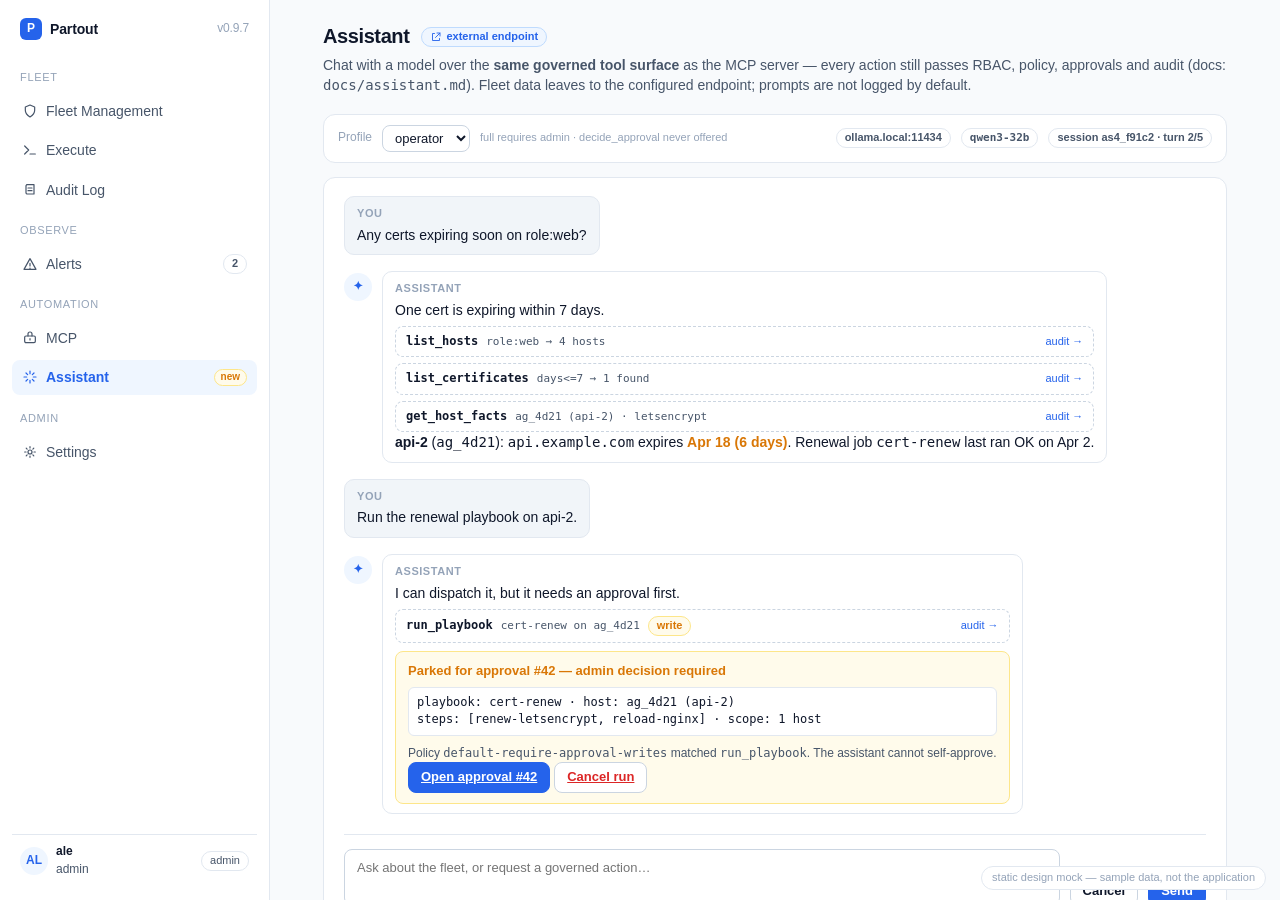
<file: docs/mockups/assistant.html>
<!doctype html>
<!--
  Partout — Assistant (LLM) page, STATIC DESIGN MOCK.

  Design mock for the proposed LLM assistant feature (docs/assistant.md).
  Not the application: no build step, no framework, no network fetches.
  Renders the v0.9.7 tokens (docs/ui-guidelines.md §7).

  Depicts:
   - chat column with tool chips (name + one-line result + audit link)
   - an approval-parked card (write tool → require_approval)
   - session header: profile selector (role-capped), endpoint + model, egress badge
   - Settings > Assistant card (admin): endpoint, model, caps, key status, probe
  Data is hard-coded sample data (the "cert expiring on role:web" scenario).
-->
<html lang="en">
<head>
<meta charset="utf-8">
<meta name="viewport" content="width=device-width, initial-scale=1">
<title>Partout — Assistant (design mock)</title>
<style>
  /* ---- tokens (ui-guidelines §7) ------------------------------------- */
  :root {
    --brand: #2563eb; --brand-subtle: #eff6ff;
    --surface: #ffffff; --surface-app: #f8fafc; --surface-sunken: #f1f5f9;
    --border: #e2e8f0; --border-strong: #cbd5e1;
    --text: #0f172a; --text-muted: #475569; --text-faint: #94a3b8;
    --healthy: #059669; --warning: #d97706; --critical: #dc2626;
    --info: var(--brand); --neutral: #64748b;
    --critical-subtle: #fef2f2; --critical-border: #fecaca;
    --warning-subtle: #fffbeb; --warning-border: #fde68a;
    --healthy-subtle: #ecfdf5; --healthy-border: #a7f3d0;
    --r-card: 12px; --r-ctl: 8px;
    --sans: -apple-system, BlinkMacSystemFont, "Segoe UI", Inter, Roboto, sans-serif;
    --mono: ui-monospace, SFMono-Regular, "SF Mono", Menlo, Consolas, monospace;
  }
  * { box-sizing: border-box; }
  [hidden] { display: none !important; }
  html, body { margin: 0; height: 100%; }
  body { background: var(--surface-app); color: var(--text);
         font: 14px/1.45 var(--sans); -webkit-font-smoothing: antialiased; }
  .mono { font-family: var(--mono); }
  .small { font-size: 12px; } .muted { color: var(--text-muted); }
  .ic { width: 16px; height: 16px; flex: none; stroke: currentColor; fill: none;
        stroke-width: 1.8; stroke-linecap: round; stroke-linejoin: round; }

  /* ---- shell ---------------------------------------------------------- */
  .shell { display: grid; grid-template-columns: 270px 1fr; height: 100%; }
  .side { background: var(--surface); border-right: 1px solid var(--border);
          display: flex; flex-direction: column; padding: 14px 12px; gap: 4px; }
  .brand { display: flex; align-items: center; gap: 8px; font-weight: 700;
           letter-spacing: -.01em; padding: 4px 8px 14px; }
  .brand .dot { width: 22px; height: 22px; border-radius: 6px; background: var(--brand);
                color: #fff; display: grid; place-items: center; font-size: 12px; }
  .brand .sub { font-weight: 500; color: var(--text-faint); font-size: 12px; margin-left: auto; }
  .nav-section { font-size: 11px; text-transform: uppercase; letter-spacing: .06em;
                 color: var(--text-faint); padding: 12px 8px 4px; }
  .nav-item { display: flex; align-items: center; gap: 8px; padding: 7px 10px;
              border-radius: var(--r-ctl); color: var(--text-muted);
              text-decoration: none; font-weight: 500; }
  .nav-item + .nav-item { margin-top: 1px; }
  .nav-item:hover { background: var(--surface-sunken); color: var(--text); }
  .nav-item.is-active { background: var(--brand-subtle); color: var(--brand); font-weight: 600; }
  .nav-item.is-new::after { content: "new"; font-size: 10px; font-weight: 700;
        background: var(--warning-subtle); color: var(--warning);
        border: 1px solid var(--warning-border); border-radius: 99px;
        padding: 0 6px; margin-left: auto; }
  .usercard { margin-top: auto; display: flex; align-items: center; gap: 8px;
              padding: 8px; border-top: 1px solid var(--border); }
  .avatar { width: 28px; height: 28px; border-radius: 99px; background: var(--brand-subtle);
            color: var(--brand); display: grid; place-items: center; font-weight: 700; font-size: 12px; }
  .role-chip { font-size: 11px; color: var(--text-muted); border: 1px solid var(--border);
               border-radius: 99px; padding: 1px 8px; margin-left: auto; }

  .main { overflow: auto; }
  .page { max-width: 960px; margin: 0 auto; padding: 22px 28px 60px; }
  .page-head { display: flex; align-items: baseline; gap: 12px; }
  .page-head h1 { font-size: 20px; margin: 0; letter-spacing: -.02em; }
  .page-sub { color: var(--text-muted); margin: 4px 0 18px; }

  /* ---- chips / badges -------------------------------------------------- */
  .chip { display: inline-flex; align-items: center; gap: 4px; font-size: 11px;
          font-weight: 600; border-radius: 99px; padding: 1px 8px;
          border: 1px solid var(--border); color: var(--text-muted); background: var(--surface); }
  .chip-write { color: var(--warning); border-color: var(--warning-border); background: var(--warning-subtle); }
  .chip-ok { color: var(--healthy); border-color: var(--healthy-border); background: var(--healthy-subtle); }
  .chip-egress { color: var(--brand); border-color: #bfdbfe; background: var(--brand-subtle); }

  /* ---- session header --------------------------------------------------- */
  .session-bar { display: flex; align-items: center; gap: 10px; flex-wrap: wrap;
                 background: var(--surface); border: 1px solid var(--border);
                 border-radius: var(--r-card); padding: 10px 14px; margin-bottom: 14px; }
  .session-bar .lbl { font-size: 12px; color: var(--text-faint); }
  select.ctl { font: inherit; font-size: 13px; color: var(--text);
               border: 1px solid var(--border-strong); border-radius: var(--r-ctl);
               background: var(--surface); padding: 4px 8px; }
  .session-bar .grow { flex: 1; }
  .role-cap-hint { font-size: 11px; color: var(--text-faint); }

  /* ---- chat -------------------------------------------------------------- */
  .chat { background: var(--surface); border: 1px solid var(--border);
          border-radius: var(--r-card); padding: 18px 20px; display: flex;
          flex-direction: column; gap: 16px; min-height: 380px; }
  .msg { display: flex; gap: 10px; }
  .msg .bubble { background: var(--surface-sunken); border: 1px solid var(--border);
                 border-radius: 10px; padding: 9px 12px; max-width: 78%; }
  .msg.assistant .bubble { background: var(--surface); border-color: var(--border); }
  .who { font-size: 11px; font-weight: 700; color: var(--text-faint);
         text-transform: uppercase; letter-spacing: .05em; margin-bottom: 3px; }

  .toolchip { display: flex; align-items: center; gap: 8px; flex-wrap: wrap;
              border: 1px dashed var(--border-strong); border-radius: var(--r-ctl);
              background: var(--surface); padding: 6px 10px; margin-top: 6px; }
  .toolchip .tname { font-family: var(--mono); font-size: 12px; font-weight: 600; }
  .toolchip .targ { font-family: var(--mono); font-size: 11px; color: var(--text-muted); }
  .toolchip .taudit { margin-left: auto; font-size: 11px; color: var(--brand);
                      text-decoration: none; }
  .toolchip .taudit:hover { text-decoration: underline; }

  .approval { border: 1px solid var(--warning-border); background: var(--warning-subtle);
              border-radius: var(--r-ctl); padding: 10px 12px; margin-top: 8px; }
  .approval h4 { margin: 0 0 4px; font-size: 13px; color: var(--warning); }
  .approval .payload { font-family: var(--mono); font-size: 12px; background: var(--surface);
                       border: 1px solid var(--border); border-radius: 6px; padding: 6px 8px;
                       margin: 6px 0; white-space: pre-wrap; }
  .btn { display: inline-flex; align-items: center; gap: 6px; font: inherit; font-size: 13px;
         font-weight: 600; border-radius: var(--r-ctl); padding: 5px 12px; cursor: pointer;
         border: 1px solid var(--border-strong); background: var(--surface); color: var(--text); }
  .btn:hover { background: var(--surface-sunken); }
  .btn-brand { background: var(--brand); border-color: var(--brand); color: #fff; }
  .btn-brand:hover { background: #1d4ed8; }
  .btn-danger { color: var(--critical); }

  .composer { display: flex; gap: 10px; align-items: flex-end; margin-top: 4px;
              border-top: 1px solid var(--border); padding-top: 14px; }
  textarea.ctl { flex: 1; font: inherit; font-size: 13px; resize: none;
                 border: 1px solid var(--border-strong); border-radius: var(--r-ctl);
                 padding: 9px 12px; min-height: 42px; background: var(--surface); color: var(--text); }
  textarea.ctl:focus { outline: 2px solid #bfdbfe; border-color: var(--brand); }

  .egress-note { display: flex; align-items: center; gap: 8px; font-size: 12px;
                 color: var(--text-muted); background: var(--brand-subtle);
                 border: 1px solid #bfdbfe; border-radius: var(--r-ctl); padding: 7px 10px; }

  /* ---- settings section --------------------------------------------------- */
  .section { margin-top: 28px; }
  .section-head { display: flex; align-items: center; gap: 10px; margin-bottom: 12px; }
  .section-head h2 { font-size: 15px; margin: 0; letter-spacing: -.01em; }
  .section-head .cap { margin-left: auto; font-size: 12px; color: var(--text-faint); }
  .card { background: var(--surface); border: 1px solid var(--border);
          border-radius: var(--r-card); padding: 16px 18px; }
  .grid2 { display: grid; grid-template-columns: 1fr 1fr; gap: 14px 22px; }
  .field label { display: block; font-size: 12px; font-weight: 600; color: var(--text-muted); margin-bottom: 4px; }
  input.ctl { font: inherit; font-size: 13px; width: 100%;
              border: 1px solid var(--border-strong); border-radius: var(--r-ctl);
              padding: 6px 10px; background: var(--surface); color: var(--text); }
  input.ctl.mono { font-family: var(--mono); font-size: 12px; }
  .kv { display: flex; justify-content: space-between; gap: 10px; padding: 6px 0;
        border-bottom: 1px solid var(--border); font-size: 13px; }
  .kv:last-child { border-bottom: none; }
  .kv b { font-weight: 600; }
  .probe { display: flex; align-items: center; gap: 8px; font-size: 12px; color: var(--text-muted); }
  .probe .ok { color: var(--healthy); font-weight: 600; }
  .mocktag { position: fixed; bottom: 10px; right: 14px; font-size: 11px; color: var(--text-faint);
             background: var(--surface); border: 1px solid var(--border); border-radius: 99px;
             padding: 3px 10px; }
</style>
</head>
<body>
<svg style="display:none" xmlns="http://www.w3.org/2000/svg">
  <symbol id="i-spark" viewBox="0 0 24 24"><path d="M12 3v4M12 17v4M3 12h4M17 12h4M6 6l2.5 2.5M15.5 15.5L18 18M18 6l-2.5 2.5M8.5 15.5L6 18"/></symbol>
  <symbol id="i-shield" viewBox="0 0 24 24"><path d="M12 3l7 3v5c0 5-3.5 8-7 10-3.5-2-7-5-7-10V6z"/></symbol>
  <symbol id="i-terminal" viewBox="0 0 24 24"><path d="M4 6l6 6-6 6M12 18h8"/></symbol>
  <symbol id="i-scroll" viewBox="0 0 24 24"><path d="M7 4h11v14H8a2 2 0 0 1-2-2V6a2 2 0 0 1 2-2zM9 9h6M9 13h6"/></symbol>
  <symbol id="i-alert" viewBox="0 0 24 24"><path d="M12 4l9 16H3zM12 11v4M12 18v.5"/></symbol>
  <symbol id="i-mcp" viewBox="0 0 24 24"><rect x="4" y="9" width="16" height="10" rx="2"/><path d="M9 9V6a3 3 0 0 1 6 0v3M12 13v2"/></symbol>
  <symbol id="i-gear" viewBox="0 0 24 24"><circle cx="12" cy="12" r="3"/><path d="M12 4v2M12 18v2M4 12h2M18 12h2M6.3 6.3l1.4 1.4M16.3 16.3l1.4 1.4M17.7 6.3l-1.4 1.4M7.7 16.3l-1.4 1.4"/></symbol>
  <symbol id="i-egress" viewBox="0 0 24 24"><path d="M14 4h6v6M20 4l-9 9M9 5H5v14h14v-4"/></symbol>
</svg>

<div class="shell">
  <aside class="side">
    <div class="brand"><span class="dot">P</span> Partout <span class="sub">v0.9.7</span></div>
    <div class="nav-section">Fleet</div>
    <a class="nav-item" href="#"><svg class="ic"><use href="#i-shield"/></svg>Fleet Management</a>
    <a class="nav-item" href="#"><svg class="ic"><use href="#i-terminal"/></svg>Execute</a>
    <a class="nav-item" href="#"><svg class="ic"><use href="#i-scroll"/></svg>Audit Log</a>
    <div class="nav-section">Observe</div>
    <a class="nav-item" href="#"><svg class="ic"><use href="#i-alert"/></svg>Alerts <span class="chip" style="margin-left:auto">2</span></a>
    <div class="nav-section">Automation</div>
    <a class="nav-item" href="#"><svg class="ic"><use href="#i-mcp"/></svg>MCP</a>
    <a class="nav-item is-active is-new" href="#"><svg class="ic"><use href="#i-spark"/></svg>Assistant</a>
    <div class="nav-section">Admin</div>
    <a class="nav-item" href="#"><svg class="ic"><use href="#i-gear"/></svg>Settings</a>
    <div class="usercard">
      <span class="avatar">AL</span>
      <span class="small"><b>ale</b><br><span class="muted">admin</span></span>
      <span class="role-chip">admin</span>
    </div>
  </aside>

  <main class="main"><div class="page">
    <div class="page-head">
      <h1>Assistant</h1>
      <span class="chip chip-egress"><svg class="ic" style="width:12px;height:12px"><use href="#i-egress"/></svg>external endpoint</span>
    </div>
    <p class="page-sub">Chat with a model over the <b>same governed tool surface</b> as the MCP server —
      every action still passes RBAC, policy, approvals and audit (docs: <span class="mono">docs/assistant.md</span>).
      Fleet data leaves to the configured endpoint; prompts are not logged by default.</p>

    <!-- session header -->
    <div class="session-bar">
      <span class="lbl">Profile</span>
      <select class="ctl" title="Capped by your role">
        <option>readonly</option>
        <option selected>operator</option>
        <option>full</option>
      </select>
      <span class="role-cap-hint">full requires admin · decide_approval never offered</span>
      <span class="grow"></span>
      <span class="chip">ollama.local:11434</span>
      <span class="chip mono">qwen3-32b</span>
      <span class="chip">session as4_f91c2 · turn 2/5</span>
    </div>

    <!-- chat -->
    <div class="chat">
      <div class="msg user">
        <div class="bubble"><div class="who">You</div>Any certs expiring soon on role:web?</div>
      </div>

      <div class="msg assistant">
        <div class="avatar" style="margin-top:2px">✦</div>
        <div class="bubble" style="max-width:88%">
          <div class="who">Assistant</div>
          One cert is expiring within 7 days.
          <div class="toolchip">
            <span class="tname">list_hosts</span><span class="targ">role:web → 4 hosts</span>
            <a class="taudit" href="#">audit →</a>
          </div>
          <div class="toolchip">
            <span class="tname">list_certificates</span><span class="targ">days&lt;=7 → 1 found</span>
            <a class="taudit" href="#">audit →</a>
          </div>
          <div class="toolchip">
            <span class="tname">get_host_facts</span><span class="targ">ag_4d21 (api-2) · letsencrypt</span>
            <a class="taudit" href="#">audit →</a>
          </div>
          <b>api-2</b> (<span class="mono">ag_4d21</span>): <span class="mono">api.example.com</span>
          expires <b style="color:var(--warning)">Apr 18 (6 days)</b>. Renewal job
          <span class="mono">cert-renew</span> last ran OK on Apr 2.
        </div>
      </div>

      <div class="msg user">
        <div class="bubble"><div class="who">You</div>Run the renewal playbook on api-2.</div>
      </div>

      <div class="msg assistant">
        <div class="avatar" style="margin-top:2px">✦</div>
        <div class="bubble" style="max-width:88%">
          <div class="who">Assistant</div>
          I can dispatch it, but it needs an approval first.
          <div class="toolchip">
            <span class="tname">run_playbook</span><span class="targ">cert-renew on ag_4d21</span>
            <span class="chip chip-write">write</span>
            <a class="taudit" href="#">audit →</a>
          </div>
          <div class="approval">
            <h4>Parked for approval #42 — admin decision required</h4>
            <div class="payload">playbook: cert-renew · host: ag_4d21 (api-2)
steps: [renew-letsencrypt, reload-nginx] · scope: 1 host</div>
            <span class="muted small">Policy <span class="mono">default-require-approval-writes</span> matched
            <span class="mono">run_playbook</span>. The assistant cannot self-approve.</span><br>
            <a class="btn btn-brand" href="#">Open approval #42</a>
            <a class="btn btn-danger" href="#">Cancel run</a>
          </div>
        </div>
      </div>

      <div class="composer">
        <textarea class="ctl" placeholder="Ask about the fleet, or request a governed action…"></textarea>
        <button class="btn">Cancel</button>
        <button class="btn btn-brand">Send</button>
      </div>
    </div>

    <div style="margin-top:12px">
      <div class="egress-note">
        <svg class="ic"><use href="#i-egress"/></svg>
        <span><b>Egress:</b> prompts + tool results are sent to <span class="mono">ollama.local:11434</span>
        (local). ~4.1 KB this turn · logged to audit (prompts not logged — admin opt-in).</span>
        <span class="chip chip-egress" style="margin-left:auto">local endpoint · zero external egress</span>
      </div>
    </div>

    <!-- settings -->
    <div class="section">
      <div class="section-head"><h2>Settings — Assistant endpoint</h2>
        <span class="cap">admin only · key stored in secrets vault, write-only</span></div>
      <div class="card">
        <div class="grid2">
          <div class="field">
            <label for="f-url">Endpoint (OpenAI-compatible base URL)</label>
            <input id="f-url" class="ctl mono" value="http://ollama.local:11434/v1">
          </div>
          <div class="field">
            <label for="f-model">Model</label>
            <input id="f-model" class="ctl mono" value="qwen3-32b">
          </div>
          <div class="field">
            <label for="f-key">API key</label>
            <input id="f-key" class="ctl mono" value="•••••••••••• (set, masked)" readonly style="background:var(--surface-sunken)">
          </div>
          <div class="field">
            <label for="f-prof">Default profile</label>
            <select id="f-prof" class="ctl" style="width:100%;font:inherit;padding:6px 10px"><option>readonly</option><option selected>operator</option><option>full</option></select>
          </div>
          <div class="field">
            <label for="f-turns">Max tool calls / turn</label>
            <input id="f-turns" class="ctl" value="15" inputmode="numeric">
          </div>
          <div class="field">
            <label for="f-clock">Max loop wall clock (s)</label>
            <input id="f-clock" class="ctl" value="120" inputmode="numeric">
          </div>
        </div>
        <div style="display:flex;align-items:center;gap:10px;margin-top:16px">
          <button class="btn btn-brand">Save</button>
          <button class="btn">Reset key</button>
          <span class="grow" style="flex:1"></span>
          <span class="probe">
            <span class="ok">✓ probe OK</span>
            tools: supported · model: qwen3-32b · 320 ms
          </span>
        </div>
      </div>
    </div>
  </div></main>
</div>
<span class="mocktag">static design mock — sample data, not the application</span>
</body>
</html>
</file>
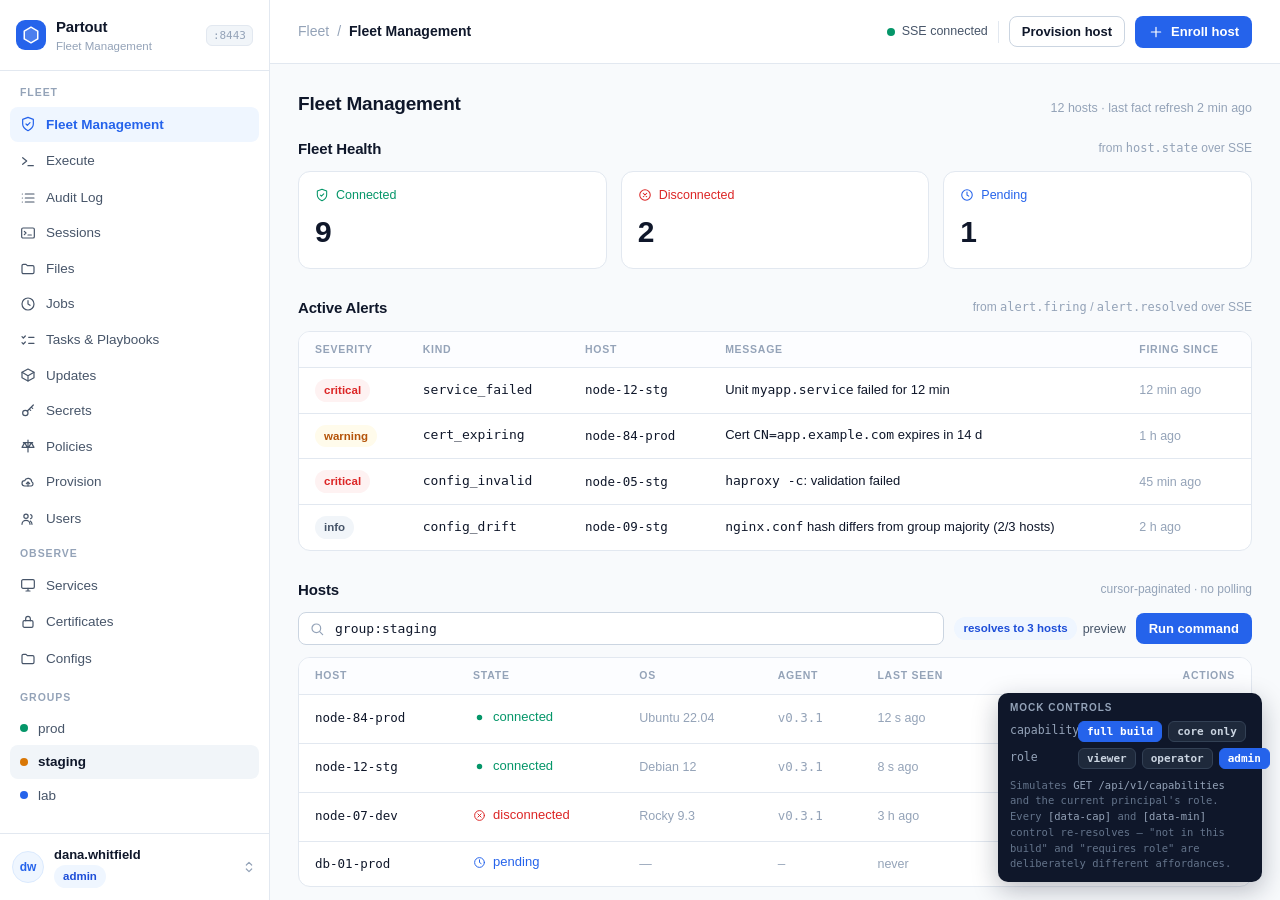
<file: docs/mockups/fleet-management.html>
<!doctype html>
<!--
  Partout — Fleet Management page, STATIC DESIGN MOCK.

  This is a design mockup, not the application. No build step, no framework,
  no network fetches. It renders the v0.4 guidelines
  (docs/ui-guidelines.md) so the shell, tokens, state vocabulary and the
  capability/role gating convention can be reviewed visually.

  Data is hard-coded sample data. The bottom-right panel simulates the
  `GET /api/v1/capabilities` probe and the current principal's role so both
  gating axes are demonstrable.

  Real app: Vue 3 + TS + Pinia + Tailwind, embedded via go:embed. Not this.
-->
<html lang="en">
<head>
<meta charset="utf-8">
<meta name="viewport" content="width=device-width, initial-scale=1">
<title>Partout — Fleet Management (design mock)</title>
<style>
  /* ---- tokens (ui-guidelines §7) ------------------------------------- */
  :root {
    --brand: #2563eb;            /* blue-600 */
    --brand-subtle: #eff6ff;     /* blue-50 */
    --surface: #ffffff;
    --surface-app: #f8fafc;      /* slate-50 */
    --surface-sunken: #f1f5f9;   /* slate-100 */
    --border: #e2e8f0;           /* slate-200 */
    --border-strong: #cbd5e1;    /* slate-300 */
    --text: #0f172a;             /* slate-900 */
    --text-muted: #475569;       /* slate-600 */
    --text-faint: #94a3b8;       /* slate-400 */
    --healthy: #059669;          /* emerald-600 */
    --warning: #d97706;          /* amber-600 */
    --critical: #dc2626;         /* red-600 */
    --info: var(--brand);
    --neutral: #64748b;          /* slate-500 */
    --critical-subtle: #fef2f2;  /* red-50  */
    --critical-border: #fecaca;  /* red-200 */
    --warning-subtle: #fffbeb;   /* amber-50 */
    --r-card: 12px; --r-ctl: 8px;
    --sans: -apple-system, BlinkMacSystemFont, "Segoe UI", Inter, Roboto, sans-serif;
    --mono: ui-monospace, SFMono-Regular, "SF Mono", Menlo, Consolas, monospace;
  }
  * { box-sizing: border-box; }
  [hidden] { display: none !important; }
  html, body { margin: 0; height: 100%; }
  body {
    background: var(--surface-app); color: var(--text);
    font: 14px/1.45 var(--sans); -webkit-font-smoothing: antialiased;
  }
  .mono { font-family: var(--mono); }
  .ic { width: 16px; height: 16px; flex: none; stroke: currentColor; fill: none;
        stroke-width: 1.8; stroke-linecap: round; stroke-linejoin: round; }
  .ic-lg { width: 20px; height: 20px; }

  /* ---- shell --------------------------------------------------------- */
  .shell { display: grid; grid-template-columns: 270px 1fr; height: 100%; }

  /* ---- sidebar ------------------------------------------------------- */
  .sidebar {
    background: var(--surface); border-right: 1px solid var(--border);
    display: flex; flex-direction: column; min-height: 0;
  }
  .brand { display: flex; align-items: center; gap: 10px; padding: 16px; border-bottom: 1px solid var(--border); }
  .brand-mark {
    width: 30px; height: 30px; flex: none; display: grid; place-items: center;
    background: var(--brand); border-radius: 9px; color: #fff;
  }
  .brand-text { min-width: 0; }
  .brand-name { font-weight: 650; font-size: 15px; letter-spacing: -.01em; }
  .brand-line { font-size: 11.5px; color: var(--text-faint); }
  .port { margin-left: auto; font: 11px/1 var(--mono); color: var(--text-faint);
          background: var(--surface-sunken); border: 1px solid var(--border); padding: 4px 6px; border-radius: 6px; }

  .nav { padding: 12px 10px; overflow-y: auto; flex: 1; min-height: 0; }
  .nav-label { font-size: 10.5px; font-weight: 700; letter-spacing: .09em; text-transform: uppercase;
               color: var(--text-faint); padding: 14px 10px 6px; }
  .nav-label:first-child { padding-top: 2px; }
  .nav-item {
    display: flex; align-items: center; gap: 10px; padding: 8px 10px; border-radius: var(--r-ctl);
    color: var(--text-muted); text-decoration: none; font-size: 13.5px;
  }
  .nav-item + .nav-item { margin-top: 1px; }
  .nav-item:hover { background: var(--surface-sunken); color: var(--text); }
  .nav-item.is-active { background: var(--brand-subtle); color: var(--brand); font-weight: 600; }
  .nav-item.is-disabled { color: var(--text-faint); cursor: not-allowed; }
  .nav-item.is-disabled:hover { background: transparent; color: var(--text-faint); }
  .nav-tail { margin-left: auto; }
  .scope { display: flex; align-items: center; gap: 10px; padding: 7px 10px; border-radius: var(--r-ctl);
           color: var(--text-muted); font-size: 13.5px; cursor: pointer; }
  .scope:hover { background: var(--surface-sunken); }
  .scope.is-active { background: var(--surface-sunken); color: var(--text); font-weight: 600; }
  .dot { width: 8px; height: 8px; border-radius: 99px; flex: none; }
  .dot-prod { background: var(--healthy); } .dot-stg { background: var(--warning); } .dot-dev { background: var(--brand); }

  .user-card { border-top: 1px solid var(--border); padding: 12px; display: flex; align-items: center; gap: 10px; cursor: pointer; }
  .user-card:hover { background: var(--surface-sunken); }
  .avatar {
    width: 32px; height: 32px; border-radius: 99px; flex: none; display: grid; place-items: center;
    background: var(--brand-subtle); color: var(--brand); font-size: 12px; font-weight: 700;
    border: 1px solid #dbeafe;
  }
  .user-name { font-size: 13px; font-weight: 600; }
  .user-meta { font-size: 11.5px; color: var(--text-faint); display: flex; align-items: center; gap: 6px; }

  /* ---- top bar ------------------------------------------------------- */
  .main { display: flex; flex-direction: column; min-width: 0; min-height: 0; }
  .topbar {
    background: var(--surface); border-bottom: 1px solid var(--border);
    display: flex; align-items: center; gap: 16px; padding: 0 28px; height: 64px; flex: none;
  }
  .crumbs { display: flex; align-items: center; gap: 8px; font-size: 14px; color: var(--text-faint); min-width: 0; }
  .crumbs b { color: var(--text); font-weight: 650; }
  .topbar-right { margin-left: auto; display: flex; align-items: center; gap: 10px; }
  .sse { display: inline-flex; align-items: center; gap: 7px; font-size: 12.5px; color: var(--text-muted); }
  .pulse { width: 8px; height: 8px; border-radius: 99px; background: var(--healthy); flex: none; }
  .pulse.is-amber { background: var(--warning); }
  .pulse.is-red { background: var(--critical); }
  .vsep { width: 1px; height: 22px; background: var(--border); }

  /* ---- controls ------------------------------------------------------ */
  .btn {
    display: inline-flex; align-items: center; gap: 7px; font: 600 13px var(--sans);
    padding: 7px 12px; border-radius: var(--r-ctl); border: 1px solid transparent;
    cursor: pointer; text-decoration: none; white-space: nowrap;
  }
  .btn-primary { background: var(--brand); color: #fff; }
  .btn-primary:hover { background: #1d4ed8; }
  .btn-secondary { background: var(--surface); color: var(--text); border-color: var(--border-strong); }
  .btn-secondary:hover { background: var(--surface-sunken); }
  .btn-ghost { background: transparent; color: var(--text-muted); }
  .btn-ghost:hover { background: var(--surface-sunken); color: var(--text); }
  .btn-sm { padding: 5px 9px; font-size: 12px; }
  .btn[aria-disabled="true"] { background: var(--surface-sunken); color: var(--text-faint);
    border-color: var(--border); cursor: not-allowed; }
  .linklike { background: none; border: 0; padding: 0; font: 600 12.5px var(--sans); color: var(--brand); cursor: pointer; }

  .input {
    display: flex; align-items: center; gap: 8px; background: var(--surface);
    border: 1px solid var(--border-strong); border-radius: var(--r-ctl); padding: 7px 10px; min-width: 0;
  }
  .input input { border: 0; outline: 0; font: 13px var(--mono); color: var(--text); background: transparent; width: 100%; }
  .input input::placeholder { color: var(--text-faint); }

  /* ---- chips --------------------------------------------------------- */
  .chip {
    display: inline-flex; align-items: center; gap: 5px; font-size: 11.5px; font-weight: 650;
    padding: 2px 8px; border-radius: 99px; border: 1px solid transparent; white-space: nowrap;
  }
  .chip-neutral { background: var(--surface-sunken); color: var(--text-muted); }
  .chip-rule { background: var(--surface-sunken); color: var(--text-muted); font-family: var(--mono); font-weight: 500; }
  .chip-healthy { background: #ecfdf5; color: #047857; }
  .chip-warning { background: var(--warning-subtle); color: #b45309; }
  .chip-critical { background: var(--critical-subtle); color: var(--critical); }
  .chip-info { background: var(--brand-subtle); color: #1d4ed8; }
  /* outline variants: refusal / nothing-ran — not the same as a failure */
  .chip-outline-critical { background: transparent; border-color: var(--critical-border); color: var(--critical); }
  .chip-outline-warning { background: transparent; border-color: #fde68a; color: #b45309; }
  .chip-dashed { background: transparent; border: 1px dashed var(--border-strong); color: var(--neutral); }
  /* gating chip: "not in this build" */
  .chip-na { background: var(--surface-sunken); color: var(--text-faint); border-color: var(--border); font-weight: 600; }
  .chip-lock { background: transparent; border-color: var(--border-strong); color: var(--text-faint); font-weight: 600; }
  .chip-running { background: var(--brand-subtle); color: #1d4ed8; }
  .spin { width: 7px; height: 7px; border-radius: 99px; background: var(--brand); animation: pulse 1.1s ease-in-out infinite; }
  @keyframes pulse { 0%,100% { opacity: 1 } 50% { opacity: .25 } }
  @media (prefers-reduced-motion: reduce) { .spin { animation: none } }

  /* ---- content ------------------------------------------------------- */
  .content { padding: 26px 28px 60px; overflow-y: auto; min-height: 0; }
  .page-head { display: flex; align-items: flex-end; gap: 12px; margin-bottom: 20px; }
  .page-head h1 { font-size: 19px; margin: 0; letter-spacing: -.01em; }
  .page-head .sub { color: var(--text-faint); font-size: 12.5px; margin-left: auto; }

  .section { margin-top: 28px; }
  .section:first-of-type { margin-top: 0; }
  .section-head { display: flex; align-items: center; gap: 10px; margin-bottom: 12px; }
  .section-head h2 { font-size: 15px; margin: 0; letter-spacing: -.01em; }
  .section-head .cap { margin-left: auto; font-size: 12px; color: var(--text-faint); }

  .stats { display: grid; grid-template-columns: repeat(3, minmax(0,1fr)); gap: 14px; }
  .stat { background: var(--surface); border: 1px solid var(--border); border-radius: var(--r-card); padding: 14px 16px; }
  .stat-top { display: flex; align-items: center; gap: 7px; font-size: 12.5px; color: var(--text-muted); }
  .stat-num { font-size: 30px; font-weight: 650; letter-spacing: -.02em; margin-top: 6px; }
  .c-healthy { color: var(--healthy); } .c-warning { color: var(--warning); }
  .c-critical { color: var(--critical); } .c-info { color: var(--info); } .c-neutral { color: var(--neutral); }

  .toolbar { display: flex; align-items: center; gap: 10px; margin-bottom: 12px; flex-wrap: wrap; }
  .resolve { display: inline-flex; align-items: center; gap: 6px; font-size: 12.5px; color: var(--text-muted); }
  .toolbar .grow { flex: 1; min-width: 240px; }

  .card { background: var(--surface); border: 1px solid var(--border); border-radius: var(--r-card); overflow: hidden; }
  table { width: 100%; border-collapse: collapse; }
  thead th {
    text-align: left; font-size: 10.5px; letter-spacing: .07em; text-transform: uppercase;
    color: var(--text-faint); font-weight: 700; padding: 10px 16px; border-bottom: 1px solid var(--border);
    background: #fcfdff;
  }
  tbody td { padding: 11px 16px; border-bottom: 1px solid var(--border); font-size: 13px; vertical-align: middle; }
  tbody tr:last-child td { border-bottom: 0; }
  tbody tr:hover { background: #fbfdff; }
  td.host { font-family: var(--mono); font-size: 12.5px; color: var(--text); font-weight: 500; }
  td.dim { color: var(--text-faint); font-size: 12.5px; }
  .cell-state { display: inline-flex; align-items: center; gap: 7px; }
  .row-actions { display: flex; align-items: center; gap: 6px; justify-content: flex-end; }

  /* ---- observe layer components (M7, R18-R25) ------------------------ */
  .obs-toolbar { display: flex; align-items: center; gap: 8px; flex-wrap: wrap; margin-bottom: 14px; }
  .obs-filter { display: inline-flex; align-items: center; gap: 5px; font-size: 12px; color: var(--text-muted);
                padding: 4px 10px; border-radius: 99px; background: var(--surface-sunken); border: 1px solid var(--border);
                cursor: pointer; }
  .obs-filter.is-active { background: var(--brand-subtle); color: var(--brand); border-color: #dbeafe; font-weight: 600; }

  .service-state { display: inline-flex; align-items: center; gap: 5px; font-size: 12.5px; font-weight: 600; }
  .service-state .ic { width: 13px; height: 13px; }
  .svc-active { color: var(--healthy); }
  .svc-failed { color: var(--critical); }
  .svc-restarting { color: var(--warning); }
  .svc-dead { color: var(--neutral); }
  .svc-absent { color: var(--text-faint); }

  .cert-expiry { font-weight: 650; font-size: 13px; }
  .cert-expiry.crit { color: var(--critical); }
  .cert-expiry.warn { color: var(--warning); }
  .cert-expiry.ok { color: var(--healthy); }

  .drift-badge { display: inline-flex; align-items: center; gap: 4px; font-size: 11px; font-weight: 600;
                 color: #b45309; background: var(--warning-subtle); border: 1px solid #fde68a;
                 padding: 1px 8px; border-radius: 99px; }

  .dep-tree { font-family: var(--mono); font-size: 11.5px; color: var(--text-muted); line-height: 1.6; }
  .dep-tree .dep-req { color: var(--critical); }
  .dep-tree .dep-want { color: var(--text-faint); }

  .panel-grid { display: grid; grid-template-columns: 1fr 1fr; gap: 16px; margin-top: 16px; }
  .detail-panel { background: var(--surface); border: 1px solid var(--border); border-radius: var(--r-card); padding: 16px; }
  .detail-panel h3 { font-size: 13px; margin: 0 0 10px; color: var(--text-muted); letter-spacing: .02em; }
  .detail-row { display: flex; justify-content: space-between; padding: 4px 0; font-size: 12.5px; }
  .detail-row .label { color: var(--text-faint); }
  .detail-row .val { font-family: var(--mono); color: var(--text); }
  .detail-row .val.warn { color: var(--warning); }
  .detail-row .val.crit { color: var(--critical); }

  /* ---- gate helper: capability + role gating (§4) --------------------- */
  .gate { display: inline-flex; align-items: center; gap: 6px; }
  /* in the sidebar a gate wraps stacked nav items, so it must be a block */
  .nav > .gate { display: block; }
  .nav > .gate > .when-on, .nav > .gate > .when-off { display: block; }
  .nav > .gate[data-cap] .nav-item { width: 100%; }
  .gate.is-off > .when-on { display: none; }
  .gate:not(.is-off) > .when-off { display: none; }

  /* ---- mock controls (not part of the design) ------------------------ */
  .mockctl {
    position: fixed; right: 18px; bottom: 18px; z-index: 20;
    background: #0f172a; color: #e2e8f0; border-radius: 10px; padding: 10px 12px;
    font: 11.5px/1.5 var(--mono); box-shadow: 0 8px 26px rgba(15,23,42,.28); width: 264px;
  }
  .mockctl h4 { margin: 0 0 8px; font: 700 10px/1 var(--sans); letter-spacing: .1em; text-transform: uppercase; color: #94a3b8; }
  .mockctl .row { display: flex; align-items: center; gap: 6px; margin-top: 6px; }
  .mockctl .row span { color: #94a3b8; width: 62px; flex: none; }
  .mockctl button {
    font: 600 11px var(--mono); padding: 3px 8px; border-radius: 6px; cursor: pointer;
    background: #1e293b; color: #cbd5e1; border: 1px solid #334155;
  }
  .mockctl button[aria-pressed="true"] { background: var(--brand); color: #fff; border-color: var(--brand); }
  .mockctl p { margin: 9px 0 0; color: #64748b; font-size: 10.5px; }
</style>
</head>
<body>

<!-- icon sprite -->
<svg width="0" height="0" style="position:absolute" aria-hidden="true">
  <symbol id="i-hex" viewBox="0 0 24 24"><path d="M12 2.6l8.1 4.7v9.4L12 21.4l-8.1-4.7V7.3z"/></symbol>
  <symbol id="i-shield" viewBox="0 0 24 24"><path d="M12 22s8-4 8-10V5l-8-3-8 3v7c0 6 8 10 8 10z"/><path d="M9 12l2 2 4-4"/></symbol>
  <symbol id="i-terminal" viewBox="0 0 24 24"><path d="M4 17l6-5-6-5"/><path d="M12 19h8"/></symbol>
  <symbol id="i-scroll" viewBox="0 0 24 24"><path d="M8 6h13M8 12h13M8 18h13M3.5 6h.01M3.5 12h.01M3.5 18h.01"/></symbol>
  <symbol id="i-monitor" viewBox="0 0 24 24"><rect x="2.5" y="4" width="19" height="13" rx="2"/><path d="M9 21h6M12 17v4"/></symbol>
  <symbol id="i-screen" viewBox="0 0 24 24"><rect x="2.5" y="4.5" width="19" height="15" rx="2"/><path d="M6.5 9.5l2.5 2.5-2.5 2.5M12 15h5"/></symbol>
  <symbol id="i-folder" viewBox="0 0 24 24"><path d="M3 7a2 2 0 012-2h4l2 2h8a2 2 0 012 2v8a2 2 0 01-2 2H5a2 2 0 01-2-2z"/></symbol>
  <symbol id="i-clock" viewBox="0 0 24 24"><circle cx="12" cy="12" r="9"/><path d="M12 7v5l3 2"/></symbol>
  <symbol id="i-checks" viewBox="0 0 24 24"><path d="M3 7l2 2 3-3M3 16l2 2 3-3M13 8h8M13 17h8"/></symbol>
  <symbol id="i-box" viewBox="0 0 24 24"><path d="M3 8l9-5 9 5v8l-9 5-9-5z"/><path d="M3 8l9 5 9-5M12 13v8"/></symbol>
  <symbol id="i-key" viewBox="0 0 24 24"><circle cx="8" cy="15" r="4"/><path d="M11 12l9-9M17 6l2 2M14 9l2 2"/></symbol>
  <symbol id="i-scale" viewBox="0 0 24 24"><path d="M12 3v18M5 7h14M7 7l-4 7h8zM17 7l-4 7h8z"/></symbol>
  <symbol id="i-cloud" viewBox="0 0 24 24"><path d="M7 18a4 4 0 010-8 5.5 5.5 0 0110.6 1.5A3.5 3.5 0 0117 18z"/><path d="M12 12v6M9.5 14.5L12 12l2.5 2.5"/></symbol>
  <symbol id="i-users" viewBox="0 0 24 24"><circle cx="9" cy="8" r="3.2"/><path d="M3 20a6 6 0 0112 0"/><path d="M16 5.5a3.2 3.2 0 010 6M18 20a6 6 0 00-2.5-4.9"/></symbol>
  <symbol id="i-warn" viewBox="0 0 24 24"><path d="M12 3l9.5 17h-19z"/><path d="M12 9v5M12 17h.01"/></symbol>
  <symbol id="i-x" viewBox="0 0 24 24"><circle cx="12" cy="12" r="9"/><path d="M15 9l-6 6M9 9l6 6"/></symbol>
  <symbol id="i-lock" viewBox="0 0 24 24"><rect x="4.5" y="10" width="15" height="10" rx="2"/><path d="M8.5 10V7a3.5 3.5 0 017 0v3"/></symbol>
  <symbol id="i-plus" viewBox="0 0 24 24"><path d="M12 5v14M5 12h14"/></symbol>
  <symbol id="i-search" viewBox="0 0 24 24"><circle cx="11" cy="11" r="6.5"/><path d="M16 16l4.5 4.5"/></symbol>
  <symbol id="i-chev" viewBox="0 0 24 24"><path d="M8 9l4-4 4 4M8 15l4 4 4-4"/></symbol>
  <symbol id="i-trash" viewBox="0 0 24 24"><path d="M4 7h16M9 7V5h6v2M6 7l1 13h10l1-13"/></symbol>
  <symbol id="i-dot" viewBox="0 0 24 24"><circle cx="12" cy="12" r="5" fill="currentColor" stroke="none"/></symbol>
</svg>

<div class="shell">

  <!-- ================= sidebar ================= -->
  <aside class="sidebar">
    <div class="brand">
      <span class="brand-mark"><svg class="ic ic-lg" style="stroke-width:1.8;fill:rgba(255,255,255,.18)"><use href="#i-hex"/></svg></span>
      <span class="brand-text">
        <div class="brand-name">Partout</div>
        <div class="brand-line">Fleet Management</div>
      </span>
      <span class="port">:8443</span>
    </div>

    <nav class="nav">
      <div class="nav-label">Fleet</div>

      <a class="nav-item is-active" href="#"><svg class="ic"><use href="#i-shield"/></svg>Fleet Management</a>
      <a class="nav-item" href="#"><svg class="ic"><use href="#i-terminal"/></svg>Execute</a>
      <a class="nav-item" href="#"><svg class="ic"><use href="#i-scroll"/></svg>Audit Log</a>

      <span class="gate" data-cap="sessions"><span class="when-on"><a class="nav-item" href="#"><svg class="ic"><use href="#i-screen"/></svg>Sessions</a></span><span class="when-off"><span class="nav-item is-disabled"><svg class="ic"><use href="#i-screen"/></svg>Sessions<span class="nav-tail chip chip-na">M2</span></span></span></span>
      <span class="gate" data-cap="files"><span class="when-on"><a class="nav-item" href="#"><svg class="ic"><use href="#i-folder"/></svg>Files</a></span><span class="when-off"><span class="nav-item is-disabled"><svg class="ic"><use href="#i-folder"/></svg>Files<span class="nav-tail chip chip-na">M2</span></span></span></span>
      <span class="gate" data-cap="jobs"><span class="when-on"><a class="nav-item" href="#"><svg class="ic"><use href="#i-clock"/></svg>Jobs</a></span><span class="when-off"><span class="nav-item is-disabled"><svg class="ic"><use href="#i-clock"/></svg>Jobs<span class="nav-tail chip chip-na">M3</span></span></span></span>
      <span class="gate" data-cap="tasks"><span class="when-on"><a class="nav-item" href="#"><svg class="ic"><use href="#i-checks"/></svg>Tasks &amp; Playbooks</a></span><span class="when-off"><span class="nav-item is-disabled"><svg class="ic"><use href="#i-checks"/></svg>Tasks &amp; Playbooks<span class="nav-tail chip chip-na">M3</span></span></span></span>
      <span class="gate" data-cap="packages"><span class="when-on"><a class="nav-item" href="#"><svg class="ic"><use href="#i-box"/></svg>Updates</a></span><span class="when-off"><span class="nav-item is-disabled"><svg class="ic"><use href="#i-box"/></svg>Updates<span class="nav-tail chip chip-na">M3</span></span></span></span>
      <span class="gate" data-cap="secrets"><span class="when-on"><a class="nav-item" href="#"><svg class="ic"><use href="#i-key"/></svg>Secrets</a></span><span class="when-off"><span class="nav-item is-disabled"><svg class="ic"><use href="#i-key"/></svg>Secrets<span class="nav-tail chip chip-na">M3</span></span></span></span>
      <a class="nav-item" href="#"><svg class="ic"><use href="#i-scale"/></svg>Policies</a>
      <!-- admin-only -->
      <span class="gate gate-role" data-min="admin">
        <span class="when-on">
          <a class="nav-item" href="#"><svg class="ic"><use href="#i-cloud"/></svg>Provision</a>
          <a class="nav-item" href="#"><svg class="ic"><use href="#i-users"/></svg>Users</a>
        </span>
        <span class="when-off">
          <span class="nav-item is-disabled"><svg class="ic"><use href="#i-cloud"/></svg>Provision
            <span class="nav-tail chip chip-lock"><svg class="ic" style="width:11px;height:11px"><use href="#i-lock"/></svg>admin</span>
          </span>
          <span class="nav-item is-disabled"><svg class="ic"><use href="#i-users"/></svg>Users
            <span class="nav-tail chip chip-lock"><svg class="ic" style="width:11px;height:11px"><use href="#i-lock"/></svg>admin</span>
          </span>
        </span>
      </span>

      <!-- not in this build (M7) — replaced with real Observe section -->
      <span class="gate" data-cap="observe">
        <span class="when-on">
          <div class="nav-label" style="padding-top:10px">Observe</div>
          <a class="nav-item" href="#services" data-page="services"><svg class="ic"><use href="#i-monitor"/></svg>Services</a>
          <a class="nav-item" href="#certs" data-page="certs"><svg class="ic"><use href="#i-lock"/></svg>Certificates</a>
          <a class="nav-item" href="#configs" data-page="configs"><svg class="ic"><use href="#i-folder"/></svg>Configs</a>
        </span>
        <span class="when-off">
          <div class="nav-label" style="padding-top:10px">Observe</div>
          <span class="nav-item is-disabled"><svg class="ic"><use href="#i-monitor"/></svg>Services<span class="nav-tail chip chip-na">M7</span></span>
          <span class="nav-item is-disabled"><svg class="ic"><use href="#i-lock"/></svg>Certificates<span class="nav-tail chip chip-na">M7</span></span>
          <span class="nav-item is-disabled"><svg class="ic"><use href="#i-folder"/></svg>Configs<span class="nav-tail chip chip-na">M7</span></span>
        </span>
      </span>

      <div class="nav-label">Groups</div>
      <div class="scope"><span class="dot dot-prod"></span>prod</div>
      <div class="scope is-active"><span class="dot dot-stg"></span>staging</div>
      <div class="scope"><span class="dot dot-dev"></span>lab</div>
    </nav>

    <div class="user-card">
      <span class="avatar">dw</span>
      <span style="min-width:0">
        <div class="user-name">dana.whitfield</div>
        <div class="user-meta"><span id="role-badge" class="chip chip-info">admin</span></div>
      </span>
      <svg class="ic nav-tail" style="color:var(--text-faint)"><use href="#i-chev"/></svg>
    </div>
  </aside>

  <!-- ================= main ================= -->
  <div class="main">
    <header class="topbar">
      <div class="crumbs"><span>Fleet</span><span>/</span><b>Fleet Management</b></div>
      <div class="topbar-right">
        <span class="sse"><span class="pulse" id="sse-dot"></span><span id="sse-text">SSE connected</span></span>
        <span class="vsep"></span>

        <span class="gate gate-role" data-min="admin">
          <span class="when-on"><button class="btn btn-secondary">Provision host</button></span>
          <span class="when-off">
            <button class="btn btn-secondary" aria-disabled="true">
              <svg class="ic" style="width:12px;height:12px"><use href="#i-lock"/></svg>Provision host
            </button>
          </span>
        </span>

        <span class="gate" data-cap="enroll">
          <span class="when-on"><button class="btn btn-primary"><svg class="ic"><use href="#i-plus"/></svg>Enroll host</button></span>
          <span class="when-off"><span class="chip chip-na">Enrollment not available</span></span>
        </span>
      </div>
    </header>

    <main class="content">

      <div class="page-head">
        <h1>Fleet Management</h1>
        <span class="sub">12 hosts &middot; last fact refresh 2 min ago</span>
      </div>

      <!-- Fleet Health: exactly three cards (§9) -->
      <section class="section">
        <div class="section-head">
          <h2>Fleet Health</h2>
          <span class="cap">from <span class="mono">host.state</span> over SSE</span>
        </div>
        <div class="stats">
          <div class="stat">
            <div class="stat-top c-healthy"><svg class="ic" style="width:14px;height:14px"><use href="#i-shield"/></svg>Connected</div>
            <div class="stat-num">9</div>
          </div>
          <div class="stat">
            <div class="stat-top c-critical"><svg class="ic" style="width:14px;height:14px"><use href="#i-x"/></svg>Disconnected</div>
            <div class="stat-num">2</div>
          </div>
          <div class="stat">
            <div class="stat-top c-info"><svg class="ic" style="width:14px;height:14px"><use href="#i-clock"/></svg>Pending</div>
            <div class="stat-num">1</div>
          </div>
        </div>
      </section>

      <!-- Active Alerts (M6, R25) -->
      <section class="section" id="alerts-section">
        <div class="section-head">
          <h2>Active Alerts</h2>
          <span class="cap">from <span class="mono">alert.firing</span> / <span class="mono">alert.resolved</span> over SSE</span>
        </div>
        <div class="card">
          <table>
            <thead>
              <tr><th>Severity</th><th>Kind</th><th>Host</th><th>Message</th><th>Firing since</th></tr>
            </thead>
            <tbody>
              <tr>
                <td><span class="chip chip-critical">critical</span></td>
                <td class="mono">service_failed</td>
                <td class="host">node-12-stg</td>
                <td>Unit <span class="mono">myapp.service</span> failed for 12 min</td>
                <td class="dim">12 min ago</td>
              </tr>
              <tr>
                <td><span class="chip chip-warning">warning</span></td>
                <td class="mono">cert_expiring</td>
                <td class="host">node-84-prod</td>
                <td>Cert <span class="mono">CN=app.example.com</span> expires in 14 d</td>
                <td class="dim">1 h ago</td>
              </tr>
              <tr>
                <td><span class="chip chip-critical">critical</span></td>
                <td class="mono">config_invalid</td>
                <td class="host">node-05-stg</td>
                <td><span class="mono">haproxy -c</span>: validation failed</td>
                <td class="dim">45 min ago</td>
              </tr>
              <tr>
                <td><span class="chip chip-neutral">info</span></td>
                <td class="mono">config_drift</td>
                <td class="host">node-09-stg</td>
                <td><span class="mono">nginx.conf</span> hash differs from group majority (2/3 hosts)</td>
                <td class="dim">2 h ago</td>
              </tr>
            </tbody>
          </table>
        </div>
      </section>

      <!-- Hosts -->
      <section class="section">
        <div class="section-head">
          <h2>Hosts</h2>
          <span class="cap">cursor-paginated &middot; no polling</span>
        </div>

        <div class="toolbar">
          <span class="input grow">
            <svg class="ic" style="color:var(--text-faint)"><use href="#i-search"/></svg>
            <input value="group:staging" aria-label="Selector" spellcheck="false">
          </span>
          <!-- selector preview: server resolves, UI only renders (B2) -->
          <span class="resolve">
            <span class="chip chip-info">resolves to 3 hosts</span>
            preview
          </span>
          <span class="gate gate-role" data-min="operator">
            <span class="when-on"><button class="btn btn-primary">Run command</button></span>
            <span class="when-off"><span class="chip chip-lock"><svg class="ic" style="width:11px;height:11px"><use href="#i-lock"/></svg>Requires operator</span></span>
          </span>
        </div>

        <div class="card">
          <table>
            <thead>
              <tr>
                <th>Host</th><th>State</th><th>OS</th><th>Agent</th><th>Last seen</th><th style="text-align:right">Actions</th>
              </tr>
            </thead>
            <tbody>
              <tr>
                <td class="host">node-84-prod</td>
                <td><span class="cell-state c-healthy"><svg class="ic" style="width:13px;height:13px"><use href="#i-dot"/></svg>connected</span></td>
                <td class="dim">Ubuntu 22.04</td><td class="dim mono">v0.3.1</td><td class="dim">12 s ago</td>
                <td>
                  <div class="row-actions">
                    <span class="gate" data-cap="sessions"><span class="when-on"><span class="gate gate-role" data-min="operator"><span class="when-on"><button class="btn btn-ghost btn-sm">Terminal</button></span><span class="when-off"><button class="btn btn-ghost btn-sm" aria-disabled="true"><svg class="ic" style="width:11px;height:11px"><use href="#i-lock"/></svg>Terminal</button></span></span></span><span class="when-off"><span class="chip chip-na">Terminal</span></span></span>
                    <span class="gate" data-cap="files"><span class="when-on"><button class="btn btn-ghost btn-sm">Files</button></span><span class="when-off"><span class="chip chip-na">Files</span></span></span>
                    <span class="gate gate-role" data-min="operator"><span class="when-on"><button class="btn btn-secondary btn-sm">Run</button></span><span class="when-off"><button class="btn btn-secondary btn-sm" aria-disabled="true"><svg class="ic" style="width:11px;height:11px"><use href="#i-lock"/></svg>Run</button></span></span>
                  </div>
                </td>
              </tr>
              <tr>
                <td class="host">node-12-stg</td>
                <td><span class="cell-state c-healthy"><svg class="ic" style="width:13px;height:13px"><use href="#i-dot"/></svg>connected</span></td>
                <td class="dim">Debian 12</td><td class="dim mono">v0.3.1</td><td class="dim">8 s ago</td>
                <td>
                  <div class="row-actions">
                    <span class="gate" data-cap="sessions"><span class="when-on"><span class="gate gate-role" data-min="operator"><span class="when-on"><button class="btn btn-ghost btn-sm">Terminal</button></span><span class="when-off"><button class="btn btn-ghost btn-sm" aria-disabled="true"><svg class="ic" style="width:11px;height:11px"><use href="#i-lock"/></svg>Terminal</button></span></span></span><span class="when-off"><span class="chip chip-na">Terminal</span></span></span>
                    <span class="gate" data-cap="files"><span class="when-on"><button class="btn btn-ghost btn-sm">Files</button></span><span class="when-off"><span class="chip chip-na">Files</span></span></span>
                    <span class="gate gate-role" data-min="operator"><span class="when-on"><button class="btn btn-secondary btn-sm">Run</button></span><span class="when-off"><button class="btn btn-secondary btn-sm" aria-disabled="true"><svg class="ic" style="width:11px;height:11px"><use href="#i-lock"/></svg>Run</button></span></span>
                  </div>
                </td>
              </tr>
              <tr>
                <td class="host">node-07-dev</td>
                <td><span class="cell-state c-critical"><svg class="ic" style="width:13px;height:13px"><use href="#i-x"/></svg>disconnected</span></td>
                <td class="dim">Rocky 9.3</td><td class="dim mono">v0.3.1</td><td class="dim">3 h ago</td>
                <td>
                  <div class="row-actions">
                    <!-- reachability, not capability: a different reason than "not in this build" -->
                    <span class="chip chip-neutral">host offline</span>
                    <span class="gate" data-cap="agent_delete">
                      <span class="when-on"><span class="gate gate-role" data-min="admin"><span class="when-on"><button class="btn btn-ghost btn-sm">Remove</button></span><span class="when-off"><button class="btn btn-ghost btn-sm" aria-disabled="true"><svg class="ic" style="width:11px;height:11px"><use href="#i-lock"/></svg>Remove</button></span></span></span>
                      <span class="when-off"><span class="chip chip-na">Remove (B3)</span></span>
                    </span>
                  </div>
                </td>
              </tr>
              <tr>
                <td class="host">db-01-prod</td>
                <td><span class="cell-state c-info"><svg class="ic" style="width:13px;height:13px"><use href="#i-clock"/></svg>pending</span></td>
                <td class="dim">&mdash;</td><td class="dim mono">&mdash;</td><td class="dim">never</td>
                <td>
                  <div class="row-actions">
                    <span class="chip chip-info">awaiting first handshake</span>
                  </div>
                </td>
              </tr>
            </tbody>
          </table>
        </div>
      </section>

      <!-- Recent executions: exercises the whole state vocabulary (§9) -->
      <section class="section">
        <div class="section-head">
          <h2>Recent executions</h2>
          <a class="cap linklike" href="#">Open Audit Log</a>
        </div>
        <div class="card">
          <table>
            <thead>
              <tr><th>State</th><th>Selector</th><th>Command</th><th>Hosts</th><th>Actor</th><th>When</th></tr>
            </thead>
            <tbody>
              <tr>
                <td><span class="chip chip-healthy">&#10003; succeeded</span></td>
                <td class="mono dim">role:prod</td>
                <td class="mono dim">whoami</td><td class="dim">9 / 9</td>
                <td class="dim">dana.whitfield</td><td class="dim">4 min ago</td>
              </tr>
              <tr>
                <td><span class="chip chip-running"><span class="spin"></span>running</span></td>
                <td class="mono dim">group:staging</td>
                <td class="mono dim">apt-get -y upgrade</td><td class="dim">2 / 3</td>
                <td class="dim">dana.whitfield</td><td class="dim">now</td>
              </tr>
              <tr>
                <td><span class="chip chip-warning">&#9201; timed_out</span></td>
                <td class="mono dim">host:node-07-dev</td>
                <td class="mono dim">systemctl restart nginx</td><td class="dim">0 / 1</td>
                <td class="dim">dana.whitfield</td><td class="dim">26 min ago</td>
              </tr>
              <tr>
                <td><span class="chip chip-warning">&#9680; partial</span></td>
                <td class="mono dim">all</td>
                <td class="mono dim">partout-facts --refresh</td><td class="dim">10 / 12</td>
                <td class="dim">scheduler</td><td class="dim">1 h ago</td>
              </tr>
              <tr>
                <td><span class="chip chip-outline-critical">&#8856; denied</span></td>
                <td class="mono dim">role:prod</td>
                <td class="mono dim">rm -rf /var/log/old</td><td class="dim">0 / 9</td>
                <td class="dim">dana.whitfield</td><td class="dim">2 h ago</td>
              </tr>
              <tr>
                <td><span class="chip chip-outline-warning">&#9888; not_delivered</span></td>
                <td class="mono dim">host:db-01-prod</td>
                <td class="mono dim">uptime</td><td class="dim">0 / 1</td>
                <td class="dim">dana.whitfield</td><td class="dim">3 h ago</td>
              </tr>
              <tr>
                <td><span class="chip chip-dashed">&#8709; interrupted</span></td>
                <td class="mono dim">group:lab</td>
                <td class="mono dim">tail -f /var/log/syslog</td><td class="dim">1 / 2</td>
                <td class="dim">dana.whitfield</td><td class="dim">yesterday</td>
              </tr>
            </tbody>
          </table>
        </div>
      </section>

    </main>
  </div>

  <!-- ================= OBSERVE: SERVICES PAGE ================= -->
  <div class="main" id="page-services" hidden>
    <header class="topbar">
      <div class="crumbs"><span>Fleet</span><span>/</span><span>Observe</span><span>/</span><b>Services</b></div>
      <div class="topbar-right">
        <span class="sse"><span class="pulse" id="sse-dot2"></span><span>SSE connected</span></span>
        <span class="vsep"></span>
        <button class="btn btn-secondary" onclick="showPage('fleet')">Fleet</button>
      </div>
    </header>
    <main class="content">
      <div class="page-head">
        <h1>Services</h1>
        <span class="sub">18 custom units across 9 hosts &middot; last refresh 3 min ago</span>
      </div>

      <section class="section">
        <div class="section-head">
          <h2>Fleet Service Health</h2>
          <span class="cap">from <span class="mono">/api/v1/services</span> &middot; label filter</span>
        </div>

        <div class="obs-toolbar">
          <span class="obs-filter is-active">All</span>
          <span class="obs-filter">webtier</span>
          <span class="obs-filter">myapp</span>
          <span class="obs-filter">db</span>
          <span class="obs-filter">failed</span>
        </div>

        <div class="card">
          <table>
            <thead>
              <tr>
                <th>Unit</th><th>State</th><th>Host</th><th>Uptime</th><th>Restarts</th><th>Labels</th><th style="text-align:right">Actions</th>
              </tr>
            </thead>
            <tbody>
              <tr>
                <td class="host">myapp.service</td>
                <td><span class="service-state svc-failed"><svg class="ic"><use href="#i-x"/></svg>failed</span></td>
                <td class="dim">node-12-stg</td>
                <td class="dim">—</td>
                <td><span class="chip chip-warning">4 / 1h</span></td>
                <td><span class="chip chip-neutral">myapp</span><span class="chip chip-neutral">staging</span></td>
                <td><div class="row-actions">
                  <button class="btn btn-secondary btn-sm">Restart</button>
                  <button class="btn btn-ghost btn-sm">Detail</button>
                </div></td>
              </tr>
              <tr>
                <td class="host">nginx.service</td>
                <td><span class="service-state svc-active"><svg class="ic"><use href="#i-shield"/></svg>active</span></td>
                <td class="dim">node-84-prod</td>
                <td class="dim">14 d 6 h</td>
                <td class="dim">0</td>
                <td><span class="chip chip-neutral">webtier</span><span class="chip chip-neutral">prod</span></td>
                <td><div class="row-actions">
                  <button class="btn btn-ghost btn-sm">Detail</button>
                </div></td>
              </tr>
              <tr>
                <td class="host">nginx.service</td>
                <td><span class="service-state svc-restarting"><svg class="ic"><use href="#i-clock"/></svg>restarting</span></td>
                <td class="dim">node-05-stg</td>
                <td class="dim">—</td>
                <td><span class="chip chip-warning">11 / 1h</span></td>
                <td><span class="chip chip-neutral">webtier</span><span class="chip chip-neutral">staging</span></td>
                <td><div class="row-actions">
                  <button class="btn btn-secondary btn-sm">Restart</button>
                  <button class="btn btn-ghost btn-sm">Detail</button>
                </div></td>
              </tr>
              <tr>
                <td class="host">postgres.service</td>
                <td><span class="service-state svc-active"><svg class="ic"><use href="#i-shield"/></svg>active</span></td>
                <td class="dim">db-01-prod</td>
                <td class="dim">42 d</td>
                <td class="dim">0</td>
                <td><span class="chip chip-neutral">db</span><span class="chip chip-neutral">prod</span></td>
                <td><div class="row-actions">
                  <button class="btn btn-ghost btn-sm">Detail</button>
                </div></td>
              </tr>
              <tr>
                <td class="host">haproxy.service</td>
                <td><span class="service-state svc-active"><svg class="ic"><use href="#i-shield"/></svg>active</span></td>
                <td class="dim">node-84-prod</td>
                <td class="dim">14 d</td>
                <td class="dim">0</td>
                <td><span class="chip chip-neutral">webtier</span><span class="chip chip-neutral">prod</span></td>
                <td><div class="row-actions">
                  <button class="btn btn-ghost btn-sm">Detail</button>
                </div></td>
              </tr>
              <tr>
                <td class="host">myapp.service</td>
                <td><span class="service-state svc-active"><svg class="ic"><use href="#i-shield"/></svg>active</span></td>
                <td class="dim">node-08-stg</td>
                <td class="dim">3 h</td>
                <td class="dim">0</td>
                <td><span class="chip chip-neutral">myapp</span><span class="chip chip-neutral">staging</span></td>
                <td><div class="row-actions">
                  <button class="btn btn-ghost btn-sm">Detail</button>
                </div></td>
              </tr>
              <tr>
                <td class="host">redis.service</td>
                <td><span class="service-state svc-dead"><svg class="ic"><use href="#i-x"/></svg>inactive</span></td>
                <td class="dim">node-07-dev</td>
                <td class="dim">—</td>
                <td class="dim">—</td>
                <td><span class="chip chip-neutral">cache</span><span class="chip chip-neutral">dev</span></td>
                <td><div class="row-actions">
                  <span class="chip chip-dashed">host offline</span>
                </div></td>
              </tr>
            </tbody>
          </table>
        </div>

        <!-- Service detail panel: click a row to expand -->
        <div class="panel-grid">
          <div class="detail-panel">
            <h3>Unit Detail — myapp.service (node-12-stg)</h3>
            <div class="detail-row"><span class="label">State</span><span class="val crit">failed (auto-restart: on-failure)</span></div>
            <div class="detail-row"><span class="label">Enabled</span><span class="val">true (WantedBy: multi-user.target)</span></div>
            <div class="detail-row"><span class="label">Last exit</span><span class="val crit">signal=9 (killed, OOM)</span></div>
            <div class="detail-row"><span class="label">Memory (current)</span><span class="val">— (not running)</span></div>
            <div class="detail-row"><span class="label">Restarts (1 h)</span><span class="val warn">4</span></div>
            <div class="detail-row"><span class="label">Labels</span><span class="val">myapp, staging</span></div>
            <div style="margin-top:12px">
              <h3 style="margin-bottom:6px">Dependencies</h3>
              <div class="dep-tree">
                <span class="dep-req">required-by:</span> —<br>
                <span class="dep-want">wanted-by:</span> myapp.target<br>
                <span class="dep-want">after:</span> network-online.target, postgres.service
              </div>
            </div>
            <div style="margin-top:14px; display:flex; gap:8px">
              <button class="btn btn-secondary btn-sm">Restart</button>
              <button class="btn btn-ghost btn-sm">Run task: ensure started</button>
            </div>
          </div>
          <div class="detail-panel">
            <h3>Unit Detail — nginx.service (node-05-stg)</h3>
            <div class="detail-row"><span class="label">State</span><span class="val warn">activating (auto-restarting)</span></div>
            <div class="detail-row"><span class="label">Enabled</span><span class="val">true</span></div>
            <div class="detail-row"><span class="label">Last exit</span><span class="val warn">status=1 (config error?)</span></div>
            <div class="detail-row"><span class="label">Restarts (1 h)</span><span class="val warn">11 — restart loop detected</span></div>
            <div class="detail-row"><span class="label">Config validity</span><span class="val crit">nginx -t: FAILED</span></div>
            <div class="detail-row"><span class="label">Labels</span><span class="val">webtier, staging</span></div>
            <div style="margin-top:12px">
              <h3 style="margin-bottom:6px">Suggested action</h3>
              <p style="font-size:12.5px; margin:0 0 10px; color:var(--text-muted)">
                Config invalid on this host. Run playbook <span class="mono">fix-nginx-config</span> or
                download the config for diff comparison.
              </p>
              <button class="btn btn-primary btn-sm">Run task: fix config</button>
            </div>
          </div>
        </div>
      </section>
    </main>
  </div>

  <!-- ================= OBSERVE: CERTIFICATES PAGE ================= -->
  <div class="main" id="page-certs" hidden>
    <header class="topbar">
      <div class="crumbs"><span>Fleet</span><span>/</span><span>Observe</span><span>/</span><b>Certificates</b></div>
      <div class="topbar-right">
        <span class="sse"><span class="pulse"></span><span>SSE connected</span></span>
        <span class="vsep"></span>
        <button class="btn btn-secondary" onclick="showPage('fleet')">Fleet</button>
      </div>
    </header>
    <main class="content">
      <div class="page-head">
        <h1>Certificates</h1>
        <span class="sub">8 certificates across 6 hosts &middot; 1 expiring within 7 days &middot; 1 with broken chain</span>
      </div>

      <section class="section">
        <div class="section-head">
          <h2>Certificate Inventory</h2>
          <span class="cap">from <span class="mono">/api/v1/certificates</span> &middot; expiry timeline</span>
        </div>

        <div class="obs-toolbar">
          <span class="obs-filter is-active">All</span>
          <span class="obs-filter">Expiring &lt;7d</span>
          <span class="obs-filter">Expiring &lt;30d</span>
          <span class="obs-filter">Chain broken</span>
          <span class="obs-filter">webtier</span>
          <span class="obs-filter">prod</span>
        </div>

        <div class="card">
          <table>
            <thead>
              <tr>
                <th>Subject</th><th>Issuer</th><th>Host</th><th>Days remaining</th><th>Key</th><th>Chain</th><th>SANs</th><th>Labels</th><th>Path</th>
              </tr>
            </thead>
            <tbody>
              <tr>
                <td class="host">CN=internal.dev</td>
                <td class="dim">CN=internal-CA</td>
                <td class="dim">node-07-dev</td>
                <td><span class="cert-expiry crit">3 d</span></td>
                <td class="dim">RSA-2048</td>
                <td><span class="chip chip-healthy">valid</span></td>
                <td class="dim mono">internal.dev, dev.local</td>
                <td><span class="chip chip-neutral">dev</span></td>
                <td class="dim mono">/etc/ssl/internal.dev.pem</td>
              </tr>
              <tr>
                <td class="host">CN=app.example.com</td>
                <td class="dim">CN=Let's Encrypt X3</td>
                <td class="dim">node-84-prod</td>
                <td><span class="cert-expiry warn">14 d</span></td>
                <td class="dim">ECDSA-P256</td>
                <td><span class="chip chip-healthy">valid</span></td>
                <td class="dim mono">app.example.com, www.example.com</td>
                <td><span class="chip chip-neutral">webtier</span><span class="chip chip-neutral">prod</span></td>
                <td class="dim mono">/etc/ssl/app.example.com/fullchain.pem</td>
              </tr>
              <tr>
                <td class="host">CN=api.staging.io</td>
                <td class="dim">CN=internal-CA</td>
                <td class="dim">node-05-stg</td>
                <td><span class="cert-expiry ok">82 d</span></td>
                <td class="dim">RSA-2048</td>
                <td><span class="chip chip-critical">broken</span></td>
                <td class="dim mono">api.staging.io</td>
                <td><span class="chip chip-neutral">staging</span></td>
                <td class="dim mono">/etc/pki/tls/api.staging.io.crt</td>
              </tr>
              <tr>
                <td class="host">CN=db-internal</td>
                <td class="dim">CN=internal-CA</td>
                <td class="dim">db-01-prod</td>
                <td><span class="cert-expiry ok">312 d</span></td>
                <td class="dim">RSA-2048</td>
                <td><span class="chip chip-healthy">valid</span></td>
                <td class="dim mono">db-internal.prod.internal</td>
                <td><span class="chip chip-neutral">db</span><span class="chip chip-neutral">prod</span></td>
                <td class="dim mono">/etc/ssl/db-internal.pem</td>
              </tr>
              <tr>
                <td class="host">CN=haproxy-lb</td>
                <td class="dim">CN=Let's Encrypt R3</td>
                <td class="dim">node-84-prod</td>
                <td><span class="cert-expiry ok">44 d</span></td>
                <td class="dim">ECDSA-P256</td>
                <td><span class="chip chip-healthy">valid</span></td>
                <td class="dim mono">*.example.com</td>
                <td><span class="chip chip-neutral">webtier</span><span class="chip chip-neutral">prod</span></td>
                <td class="dim mono">/etc/ssl/haproxy-lb/fullchain.pem</td>
              </tr>
            </tbody>
          </table>
        </div>

        <div class="panel-grid">
          <div class="detail-panel">
            <h3>Cert Detail — CN=app.example.com (node-84-prod)</h3>
            <div class="detail-row"><span class="label">Expiry</span><span class="val warn">14 days (2025-10-09)</span></div>
            <div class="detail-row"><span class="label">Key type</span><span class="val">ECDSA P-256</span></div>
            <div class="detail-row"><span class="label">Chain</span><span class="val">3 certs, valid to Let's Encrypt X3</span></div>
            <div class="detail-row"><span class="label">OCSP</span><span class="val">good (stapled)</span></div>
            <div class="detail-row"><span class="label">Self-signed</span><span class="val">no</span></div>
            <div class="detail-row"><span class="label">Path</span><span class="val mono" style="font-size:11px">/etc/ssl/app.example.com/fullchain.pem</span></div>
            <div style="margin-top:12px">
              <h3 style="margin-bottom:6px">Used by</h3>
              <p style="font-size:12.5px; margin:0; color:var(--text-muted)">
                nginx vhost <span class="mono">app.example.com:443</span> on node-84-prod (TLS termination)
              </p>
            </div>
          </div>
          <div class="detail-panel">
            <h3>Cert Detail — CN=api.staging.io (node-05-stg)</h3>
            <div class="detail-row"><span class="label">Expiry</span><span class="val">82 days (2026-01-15)</span></div>
            <div class="detail-row"><span class="label">Chain</span><span class="val crit">BROKEN — missing intermediate CA</span></div>
            <div class="detail-row"><span class="label">Chain length</span><span class="val warn">2 (expected 3)</span></div>
            <div class="detail-row"><span class="label">Verification</span><span class="val crit">openssl verify: unable to get local issuer</span></div>
            <div style="margin-top:12px">
              <h3 style="margin-bottom:6px">Remediation</h3>
              <p style="font-size:12.5px; margin:0 0 10px; color:var(--text-muted)">
                Missing intermediate cert in chain. The <span class="mono">internal-CA</span>
                cross-signing cert is not in the chain file. Run task: <span class="mono">fix-cert-chain</span>.
              </p>
              <button class="btn btn-primary btn-sm">Run task: fix cert chain</button>
            </div>
          </div>
        </div>
      </section>
    </main>
  </div>

  <!-- ================= OBSERVE: CONFIGS PAGE ================= -->
  <div class="main" id="page-configs" hidden>
    <header class="topbar">
      <div class="crumbs"><span>Fleet</span><span>/</span><span>Observe</span><span>/</span><b>Configs</b></div>
      <div class="topbar-right">
        <span class="sse"><span class="pulse"></span><span>SSE connected</span></span>
        <span class="vsep"></span>
        <button class="btn btn-secondary" onclick="showPage('fleet')">Fleet</button>
      </div>
    </header>
    <main class="content">
      <div class="page-head">
        <h1>Configs</h1>
        <span class="sub">6 webservice configs across 5 hosts &middot; 1 invalid &middot; 1 drifted</span>
      </div>

      <section class="section">
        <div class="section-head">
          <h2>Webservice Configs</h2>
          <span class="cap">from <span class="mono">/api/v1/configs</span> &middot; validity + drift</span>
        </div>

        <div class="obs-toolbar">
          <span class="obs-filter is-active">All</span>
          <span class="obs-filter">haproxy</span>
          <span class="obs-filter">nginx</span>
          <span class="obs-filter">Invalid</span>
          <span class="obs-filter">Drifted</span>
        </div>

        <div class="card">
          <table>
            <thead>
              <tr>
                <th>Kind</th><th>Host</th><th>Config file</th><th>Validity</th><th>Version</th><th>Backends</th><th>TLS</th><th>Hash</th><th>Drift</th>
              </tr>
            </thead>
            <tbody>
              <tr>
                <td class="host">haproxy</td>
                <td class="dim">node-84-prod</td>
                <td class="dim mono">/etc/haproxy/haproxy.cfg</td>
                <td><span class="chip chip-healthy">valid</span></td>
                <td class="dim">2.8.5</td>
                <td class="dim">2 backends &middot; 3 servers (3 active)</td>
                <td class="dim">2 listeners</td>
                <td class="dim mono">a3f2…c9d1</td>
                <td class="dim">—</td>
              </tr>
              <tr>
                <td class="host">haproxy</td>
                <td class="dim">node-05-stg</td>
                <td class="dim mono">/etc/haproxy/haproxy.cfg</td>
                <td><span class="chip chip-critical">INVALID</span></td>
                <td class="dim">2.8.5</td>
                <td class="dim">2 backends &middot; 3 servers (1 active)</td>
                <td class="dim">1 listener</td>
                <td class="dim mono">e7b1…44aa</td>
                <td><span class="drift-badge">&#9888; drifted</span></td>
              </tr>
              <tr>
                <td class="host">nginx</td>
                <td class="dim">node-84-prod</td>
                <td class="dim mono">/etc/nginx/nginx.conf</td>
                <td><span class="chip chip-healthy">valid</span></td>
                <td class="dim">1.24</td>
                <td class="dim">2 vhosts</td>
                <td class="dim">2 (TLS)</td>
                <td class="dim mono">b8c3…1f2e</td>
                <td class="dim">—</td>
              </tr>
              <tr>
                <td class="host">nginx</td>
                <td class="dim">node-05-stg</td>
                <td class="dim mono">/etc/nginx/nginx.conf</td>
                <td><span class="chip chip-healthy">valid</span></td>
                <td class="dim">1.24</td>
                <td class="dim">2 vhosts</td>
                <td class="dim">1 (TLS)</td>
                <td class="dim mono">b8c3…9a0f</td>
                <td><span class="drift-badge">&#9888; drifted (1/3)</span></td>
              </tr>
              <tr>
                <td class="host">nginx</td>
                <td class="dim">node-08-stg</td>
                <td class="dim mono">/etc/nginx/nginx.conf</td>
                <td><span class="chip chip-healthy">valid</span></td>
                <td class="dim">1.24</td>
                <td class="dim">2 vhosts</td>
                <td class="dim">2 (TLS)</td>
                <td class="dim mono">b8c3…1f2e</td>
                <td class="dim">—</td>
              </tr>
            </tbody>
          </table>
        </div>

        <div class="panel-grid">
          <div class="detail-panel">
            <h3>Haproxy Config — node-05-stg <span class="chip chip-critical" style="margin-left:6px">INVALID</span></h3>
            <div class="detail-row"><span class="label">Validation</span><span class="val crit">haproxy -c: bind addr in use on line 42</span></div>
            <div class="detail-row"><span class="label">Version</span><span class="val">2.8.5</span></div>
            <div class="detail-row"><span class="label">Config hash</span><span class="val mono" style="font-size:11px">e7b1…44aa</span></div>
            <div style="margin-top:12px">
              <h3 style="margin-bottom:6px">Topology</h3>
              <div class="dep-tree">
                <span class="dep-req">frontend https_lb:</span> :443 → backend webservers<br>
                <span class="dep-want">backend webservers:</span><br>
                &nbsp;&nbsp;web1:8080 (up) &nbsp; web2:8080 (down) &nbsp; web3:8080 (down)<br>
                <span class="dep-req">backend api:</span> → unix:/run/myapp.sock (down)
              </div>
            </div>
            <div style="margin-top:14px; display:flex; gap:8px">
              <button class="btn btn-secondary btn-sm">Download config</button>
              <button class="btn btn-ghost btn-sm">Compare to node-84-prod</button>
            </div>
          </div>
          <div class="detail-panel">
            <h3>Nginx Config — node-05-stg <span class="drift-badge" style="margin-left:6px">&#9888; drifted (1/3)</span></h3>
            <div class="detail-row"><span class="label">Validation</span><span class="val">nginx -t: OK</span></div>
            <div class="detail-row"><span class="label">Config hash</span><span class="val mono" style="font-size:11px">b8c3…9a0f</span></div>
            <div class="detail-row"><span class="label">Group majority</span><span class="val mono" style="font-size:11px">b8c3…1f2e (2/3 hosts)</span></div>
            <div style="margin-top:12px">
              <h3 style="margin-bottom:6px">Topology</h3>
              <div class="dep-tree">
                <span class="dep-req">server app.example.com:443</span> → root /var/www/app<br>
                &nbsp;&nbsp;TLS: /etc/ssl/app.example.com/fullchain.pem<br>
                &nbsp;&nbsp;proxy: unix:/run/myapp.sock<br>
                <span class="dep-want">server static.example.com:80</span> → root /var/www/static
              </div>
            </div>
            <div style="margin-top:14px; display:flex; gap:8px">
              <button class="btn btn-secondary btn-sm">Download config</button>
              <button class="btn btn-primary btn-sm">Push majority config</button>
            </div>
          </div>
        </div>
      </section>
    </main>
  </div>

</div>

<!-- ============ mock-only controls (not part of the design) ============ -->
<div class="mockctl">
  <h4>Mock controls</h4>
  <div class="row"><span>capability</span>
    <button data-profile="full" aria-pressed="true">full build</button>
    <button data-profile="core">core only</button>
  </div>
  <div class="row"><span>role</span>
    <button data-role="viewer">viewer</button>
    <button data-role="operator">operator</button>
    <button data-role="admin" aria-pressed="true">admin</button>
  </div>
  <p>Simulates <span style="color:#94a3b8">GET /api/v1/capabilities</span> and the current
     principal's role. Every <span style="color:#94a3b8">[data-cap]</span> and
     <span style="color:#94a3b8">[data-min]</span> control re-resolves &mdash;
     "not in this build" and "requires role" are deliberately different affordances.</p>
</div>

<script>
// Capability profiles stand in for GET /api/v1/capabilities.
var CAPS = {
  full: { enroll:1, exec:1, sessions:1, files:1, jobs:1, tasks:1, packages:1,
          secrets:1, policies:1, provision:1, users:1, agent_delete:1,
          approvals:0, observe:1 },
  core: { enroll:1, exec:1, sessions:0, files:0, jobs:0, tasks:0, packages:0,
          secrets:0, policies:1, provision:1, users:1, agent_delete:0,
          approvals:0, observe:0 }
};
var RANK = { viewer:1, operator:2, admin:3 };
var profile = 'full', role = 'admin';
var currentPage = 'fleet';

function apply() {
  var caps = CAPS[profile];
  document.querySelectorAll('.gate[data-cap]').forEach(function (g) {
    var on = !!caps[g.dataset.cap];
    g.classList.toggle('is-off', !on);
  });
  document.querySelectorAll('.gate-role').forEach(function (g) {
    var on = RANK[role] >= RANK[g.dataset.min];
    g.classList.toggle('is-off', !on);
  });
  document.querySelectorAll('.gate-role .when-off .chip-lock').forEach(function (c) {
    var g = c.closest('.gate-role');
    c.lastChild.nodeValue = ' Requires ' + g.dataset.min;
  });
  document.getElementById('role-badge').textContent = role;
}

function showPage(page) {
  currentPage = page;
  var pages = {
    fleet: document.querySelector('.main:not([id])') || document.querySelector('.main'),
    services: document.getElementById('page-services'),
    certs: document.getElementById('page-certs'),
    configs: document.getElementById('page-configs')
  };
  Object.values(pages).forEach(function (el) {
    if (el) el.hidden = (el !== pages[page]);
  });
  // Update active nav state
  document.querySelectorAll('[data-page]').forEach(function (a) {
    a.classList.toggle('is-active', a.dataset.page === page);
  });
  // Update fleet nav active state
  var fleetNav = document.querySelector('.nav-item.is-active:not([data-page])');
  if (page === 'fleet') {
    if (fleetNav) fleetNav.classList.add('is-active');
  } else {
    if (fleetNav) fleetNav.classList.remove('is-active');
  }
}

// Nav click handlers for observe pages
document.querySelectorAll('[data-page]').forEach(function (a) {
  a.addEventListener('click', function (e) {
    e.preventDefault();
    showPage(a.dataset.page);
  });
});

// "Fleet" button in observe topbars: handled via onclick="showPage('fleet')"

document.querySelectorAll('.mockctl [data-profile]').forEach(function (b) {
  b.addEventListener('click', function () {
    profile = b.dataset.profile;
    document.querySelectorAll('.mockctl [data-profile]').forEach(function (o) {
      o.setAttribute('aria-pressed', String(o === b));
    });
    apply();
  });
});
document.querySelectorAll('.mockctl [data-role]').forEach(function (b) {
  b.addEventListener('click', function () {
    role = b.dataset.role;
    document.querySelectorAll('.mockctl [data-role]').forEach(function (o) {
      o.setAttribute('aria-pressed', String(o === b));
    });
    apply();
  });
});
apply();
</script>
</body>
</html>
</file>
